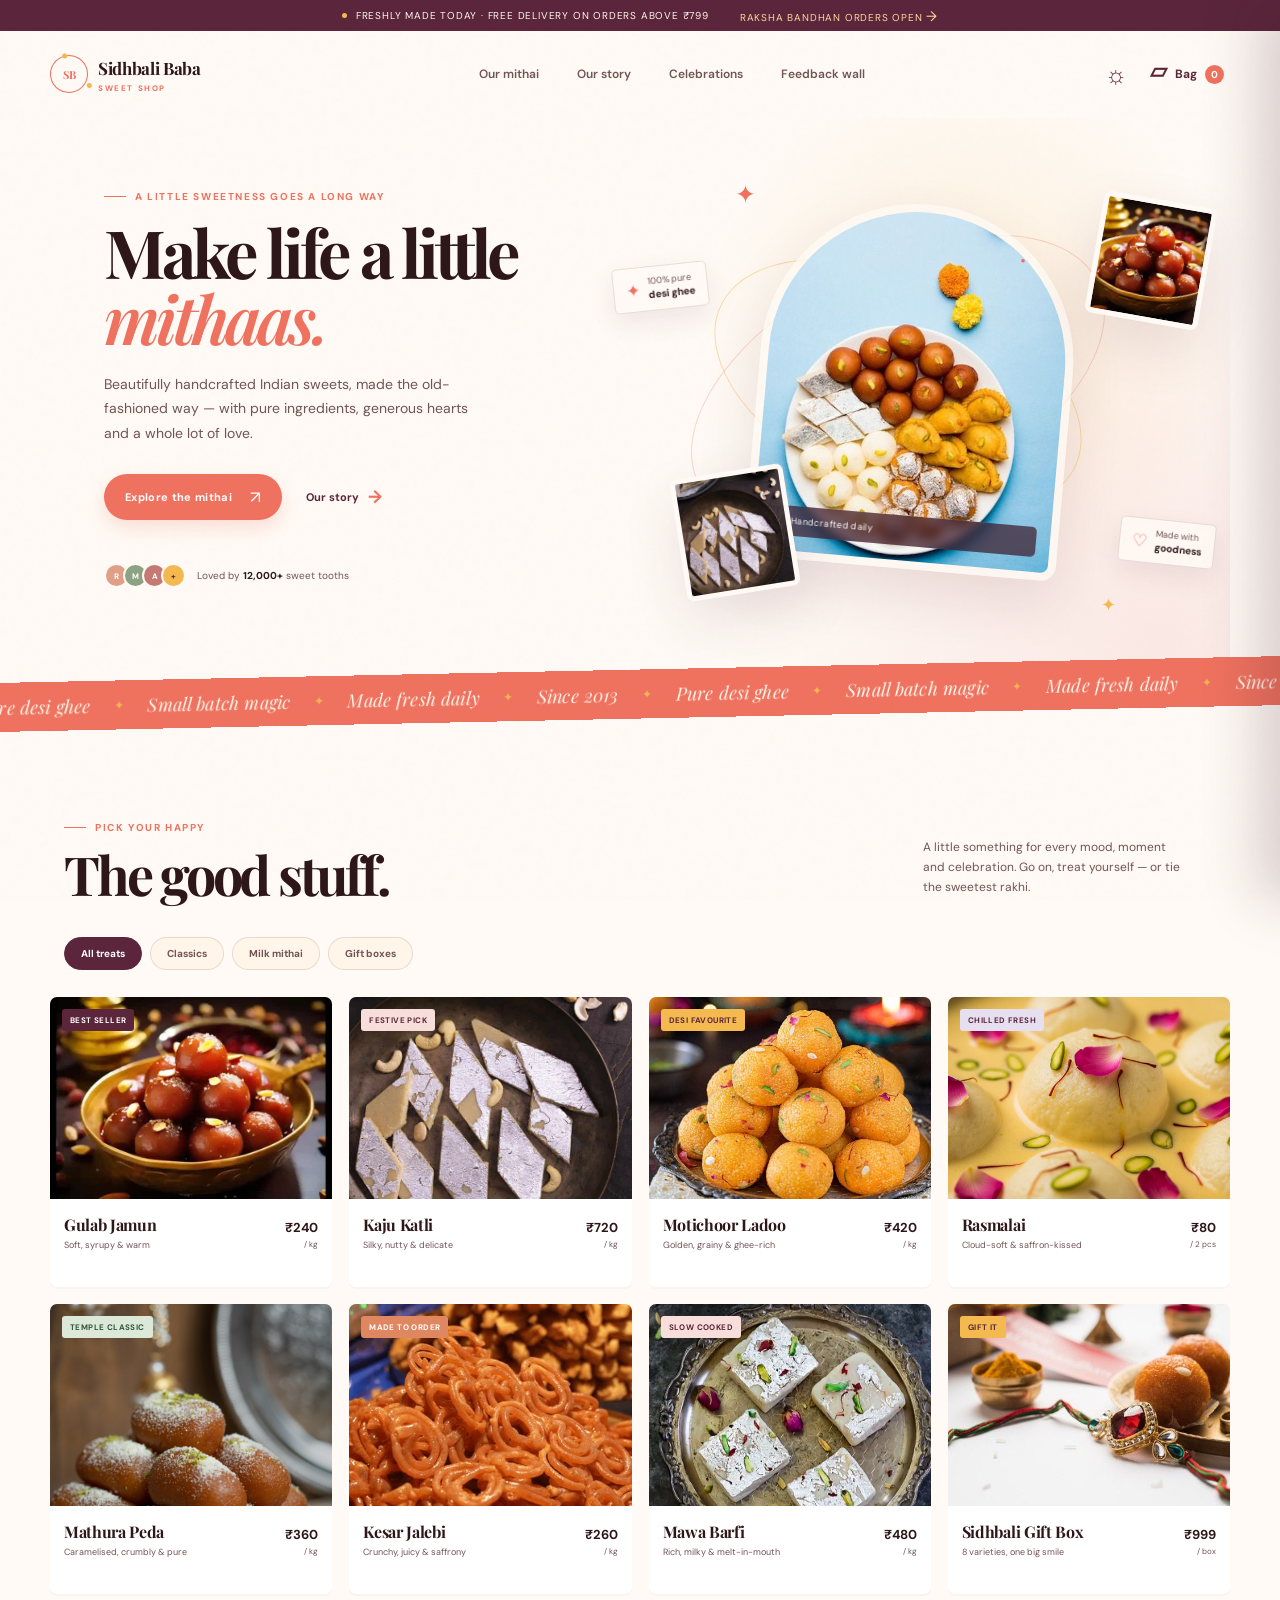
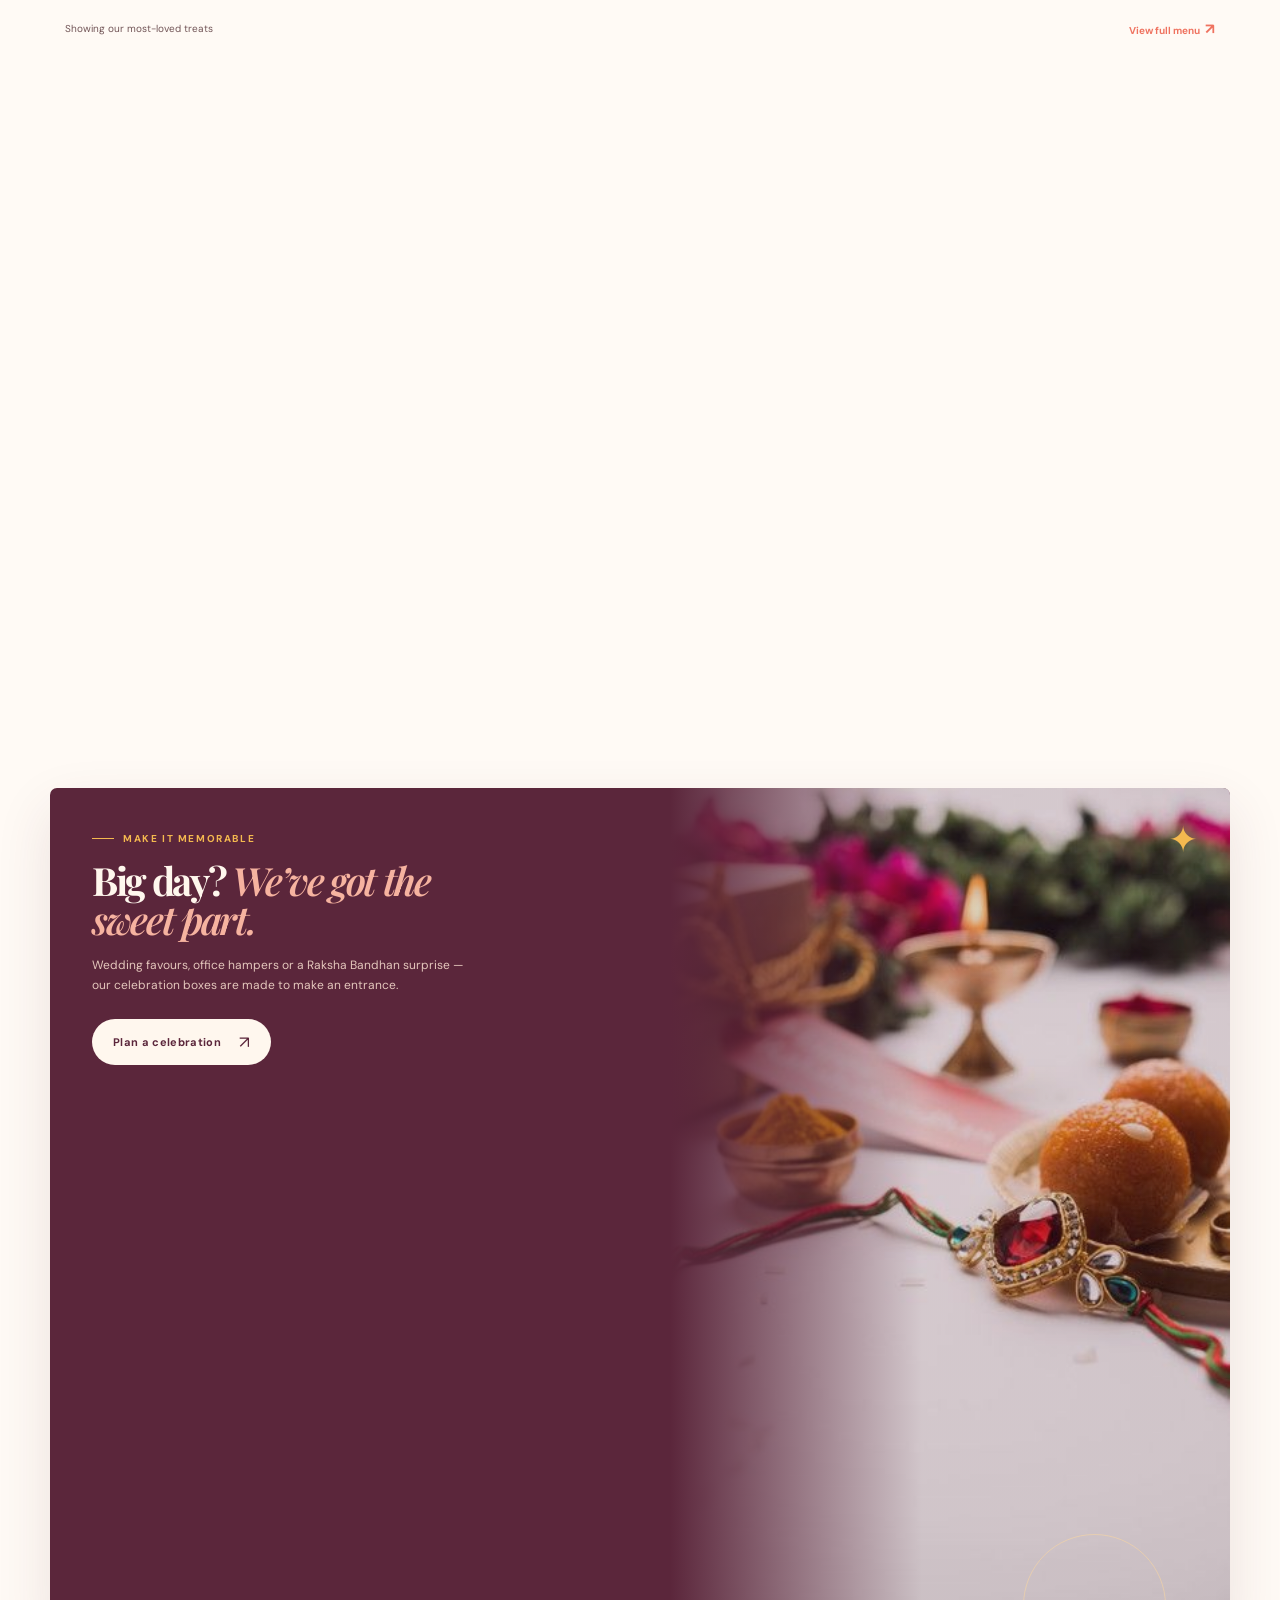
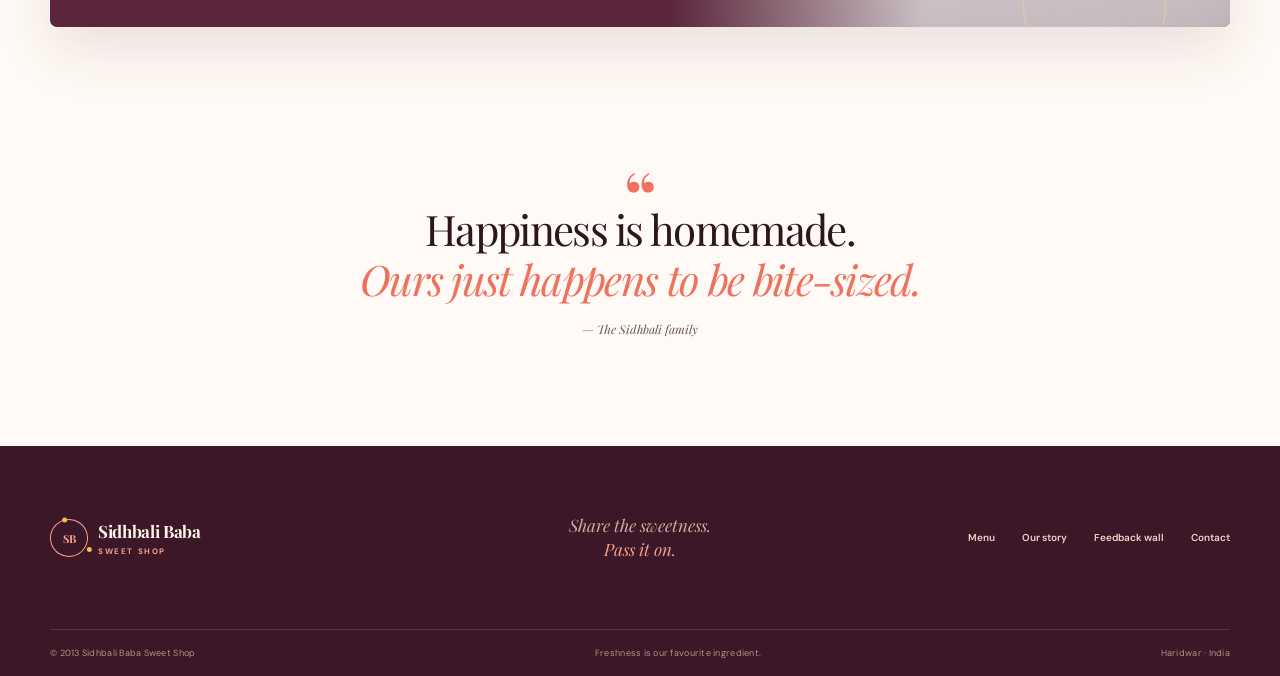
<file: index.html>
<!DOCTYPE html>
<html lang="en">
  <head>
    <meta charset="UTF-8" />
    <meta name="viewport" content="width=device-width, initial-scale=1.0" />
    <meta name="description" content="Sidhbali Baba Sweet Shop — handcrafted mithai, made fresh with love in Haridwar." />
    <title>Sidhbali Baba Sweet Shop | Made with Mithaas</title>
    <link rel="preconnect" href="https://fonts.googleapis.com" />
    <link rel="preconnect" href="https://fonts.gstatic.com" crossorigin />
    <link href="https://fonts.googleapis.com/css2?family=DM+Sans:wght@400;500;600;700&family=Playfair+Display:ital,wght@0,600;0,700;1,600;1,700&display=swap" rel="stylesheet" />
    <link rel="stylesheet" href="styles.css" />
  </head>
  <body>
    <div class="page-noise" aria-hidden="true"></div>
    <div class="announcement">
      <span class="announcement-dot"></span>
      Freshly made today · Free delivery on orders above ₹799
      <span class="announcement-link">Raksha Bandhan orders open <span>→</span></span>
    </div>

    <header class="site-header" id="top">
      <nav class="nav container" aria-label="Main navigation">
        <a class="brand" href="#top" aria-label="Sidhbali Baba Sweet Shop home">
          <span class="brand-mark"><span>SB</span></span>
          <span class="brand-copy">
            <strong>Sidhbali Baba</strong>
            <small>Sweet Shop</small>
          </span>
        </a>
        <div class="nav-links">
          <a href="#menu">Our mithai</a>
          <a href="#story">Our story</a>
          <a href="#celebrate">Celebrations</a>
          <a href="feedback.html">Feedback wall</a>
        </div>
        <div class="nav-actions">
          <button class="icon-button theme-button" id="themeToggle" aria-label="Toggle color theme" title="Toggle color theme"><span class="sun-icon">☼</span></button>
          <button class="cart-button" id="cartOpen" aria-label="Open shopping bag">
            <span class="cart-bag">▱</span>
            <span class="cart-label">Bag</span>
            <span class="cart-count" id="cartCount">0</span>
          </button>
        </div>
        <button class="mobile-menu-button" id="mobileMenuButton" aria-label="Open navigation menu"><span></span><span></span></button>
      </nav>
      <div class="mobile-nav" id="mobileNav">
        <a href="#menu">Our mithai</a>
        <a href="#story">Our story</a>
        <a href="#celebrate">Celebrations</a>
          <a href="feedback.html">Feedback wall</a>
      </div>
    </header>

    <main>
      <section class="hero container">
        <div class="hero-copy reveal">
          <p class="eyebrow"><span class="eyebrow-line"></span> A little sweetness goes a long way</p>
          <h1>Make life a little <em>mithaas.</em></h1>
          <p class="hero-description">Beautifully handcrafted Indian sweets, made the old-fashioned way — with pure ingredients, generous hearts and a whole lot of love.</p>
          <div class="hero-actions">
            <a href="#menu" class="button button-primary">Explore the mithai <span>↗</span></a>
            <a href="#story" class="text-button">Our story <span>→</span></a>
          </div>
          <div class="hero-trust">
            <div class="avatar-stack" aria-hidden="true"><span>R</span><span>M</span><span>A</span><span>+</span></div>
            <p>Loved by <strong>12,000+</strong> sweet tooths</p>
          </div>
        </div>

        <div class="hero-visual reveal reveal-delay-1">
          <div class="hero-glow"></div>
          <div class="hero-orbit orbit-one"></div>
          <div class="hero-orbit orbit-two"></div>
          <div class="hero-photo-card main-photo">
            <img src="assets/hero-assorted-sweets.jpg" alt="Assorted Indian sweets arranged on a festive platter" />
            <div class="photo-caption"><span class="caption-dot"></span> Handcrafted daily</div>
          </div>
          <div class="hero-photo-card mini-photo mini-photo-one"><img src="assets/gulab-jamun.webp" alt="Warm gulab jamun topped with pistachios" /></div>
          <div class="hero-photo-card mini-photo mini-photo-two"><img src="assets/kaju-katli.jpg" alt="Diamond shaped kaju katli sweets" /></div>
          <div class="floating-note note-one"><span class="note-icon">✦</span><span>100% pure<br /><b>desi ghee</b></span></div>
          <div class="floating-note note-two"><span class="note-icon">♡</span><span>Made with<br /><b>goodness</b></span></div>
          <span class="hero-sparkle sparkle-one">✦</span><span class="hero-sparkle sparkle-two">✦</span><span class="hero-sparkle sparkle-three">·</span>
        </div>
      </section>

      <section class="marquee-section" aria-label="Our specialties">
        <div class="marquee-track">
          <span>Pure desi ghee</span><i>✦</i><span>Small batch magic</span><i>✦</i><span>Made fresh daily</span><i>✦</i><span>Since 2013</span><i>✦</i><span>Pure desi ghee</span><i>✦</i><span>Small batch magic</span><i>✦</i><span>Made fresh daily</span><i>✦</i><span>Since 2013</span><i>✦</i>
        </div>
      </section>

      <section class="menu-section container" id="menu">
        <div class="section-heading reveal">
          <div><p class="eyebrow"><span class="eyebrow-line"></span> Pick your happy</p><h2>The good stuff.</h2></div>
          <p class="section-intro">A little something for every mood, moment and celebration. Go on, treat yourself — or tie the sweetest rakhi.</p>
        </div>
        <div class="filter-row reveal reveal-delay-1" role="tablist" aria-label="Filter sweets">
          <button class="filter-button active" data-filter="all" role="tab">All treats</button>
          <button class="filter-button" data-filter="classic" role="tab">Classics</button>
          <button class="filter-button" data-filter="milk" role="tab">Milk mithai</button>
          <button class="filter-button" data-filter="gift" role="tab">Gift boxes</button>
        </div>
        <div class="product-grid" id="productGrid">
          <article class="product-card reveal" data-category="classic" data-name="Gulab Jamun" data-price="240" data-unit="per kg">
            <div class="product-image-wrap"><img src="assets/gulab-jamun.webp" alt="Gulab jamun" class="product-image" /><span class="product-badge">Best seller</span><button class="quick-add" data-add aria-label="Add Gulab Jamun to bag">+</button></div>
            <div class="product-content"><div><h3>Gulab Jamun</h3><p>Soft, syrupy &amp; warm</p></div><div class="product-price"><strong>₹240</strong><span>/ kg</span></div></div>
          </article>
          <article class="product-card reveal reveal-delay-1" data-category="milk" data-name="Kaju Katli" data-price="720" data-unit="per kg">
            <div class="product-image-wrap"><img src="assets/kaju-katli.jpg" alt="Kaju katli" class="product-image" /><span class="product-badge badge-rose">Festive pick</span><button class="quick-add" data-add aria-label="Add Kaju Katli to bag">+</button></div>
            <div class="product-content"><div><h3>Kaju Katli</h3><p>Silky, nutty &amp; delicate</p></div><div class="product-price"><strong>₹720</strong><span>/ kg</span></div></div>
          </article>
          <article class="product-card reveal reveal-delay-2" data-category="classic" data-name="Motichoor Ladoo" data-price="420" data-unit="per kg">
            <div class="product-image-wrap"><img src="assets/motichoor-ladoo.jpg" alt="Motichoor ladoo" class="product-image object-position-center" /><span class="product-badge badge-gold">Desi favourite</span><button class="quick-add" data-add aria-label="Add Motichoor Ladoo to bag">+</button></div>
            <div class="product-content"><div><h3>Motichoor Ladoo</h3><p>Golden, grainy &amp; ghee-rich</p></div><div class="product-price"><strong>₹420</strong><span>/ kg</span></div></div>
          </article>
          <article class="product-card reveal" data-category="milk" data-name="Rasmalai" data-price="80" data-unit="2 pcs">
            <div class="product-image-wrap"><img src="assets/rasmalai.jpg" alt="Rasmalai" class="product-image object-position-center" /><span class="product-badge badge-lilac">Chilled fresh</span><button class="quick-add" data-add aria-label="Add Rasmalai to bag">+</button></div>
            <div class="product-content"><div><h3>Rasmalai</h3><p>Cloud-soft &amp; saffron-kissed</p></div><div class="product-price"><strong>₹80</strong><span>/ 2 pcs</span></div></div>
          </article>
          <article class="product-card reveal reveal-delay-1" data-category="milk" data-name="Mathura Peda" data-price="360" data-unit="per kg">
            <div class="product-image-wrap"><img src="assets/peda-sweets.jpg" alt="Mathura peda" class="product-image object-position-center" /><span class="product-badge badge-green">Temple classic</span><button class="quick-add" data-add aria-label="Add Mathura Peda to bag">+</button></div>
            <div class="product-content"><div><h3>Mathura Peda</h3><p>Caramelised, crumbly &amp; pure</p></div><div class="product-price"><strong>₹360</strong><span>/ kg</span></div></div>
          </article>
          <article class="product-card reveal reveal-delay-2" data-category="classic" data-name="Kesar Jalebi" data-price="260" data-unit="per kg">
            <div class="product-image-wrap"><img src="assets/kesar-jalebi.jpg" alt="Kesar jalebi" class="product-image object-position-center" /><span class="product-badge badge-orange">Made to order</span><button class="quick-add" data-add aria-label="Add Kesar Jalebi to bag">+</button></div>
            <div class="product-content"><div><h3>Kesar Jalebi</h3><p>Crunchy, juicy &amp; saffrony</p></div><div class="product-price"><strong>₹260</strong><span>/ kg</span></div></div>
          </article>
          <article class="product-card reveal" data-category="milk" data-name="Mawa Barfi" data-price="480" data-unit="per kg">
            <div class="product-image-wrap"><img src="assets/mawa-barfi.webp" alt="Mawa barfi" class="product-image object-position-center" /><span class="product-badge badge-rose">Slow cooked</span><button class="quick-add" data-add aria-label="Add Mawa Barfi to bag">+</button></div>
            <div class="product-content"><div><h3>Mawa Barfi</h3><p>Rich, milky &amp; melt-in-mouth</p></div><div class="product-price"><strong>₹480</strong><span>/ kg</span></div></div>
          </article>
          <article class="product-card reveal reveal-delay-1" data-category="gift" data-name="Sidhbali Gift Box" data-price="999" data-unit="8 varieties">
            <div class="product-image-wrap"><img src="assets/raksha-bandhan-gift.jpg" alt="Raksha Bandhan sweets and gift box with rakhi" class="product-image object-position-center" /><span class="product-badge badge-gold">Gift it</span><button class="quick-add" data-add aria-label="Add Sidhbali Gift Box to bag">+</button></div>
            <div class="product-content"><div><h3>Sidhbali Gift Box</h3><p>8 varieties, one big smile</p></div><div class="product-price"><strong>₹999</strong><span>/ box</span></div></div>
          </article>
        </div>
        <div class="menu-foot reveal"><span>Showing our most-loved treats</span><a href="#menu" id="viewAll">View full menu <span>↗</span></a></div>
      </section>

      <section class="story-section container" id="story">
        <div class="story-image reveal"><img src="assets/peda-sweets.jpg" alt="Traditional sweets prepared for a celebration" /><div class="story-stamp"><span>Since</span><strong>2013</strong><span>with love</span></div></div>
        <div class="story-copy reveal reveal-delay-1"><p class="eyebrow"><span class="eyebrow-line"></span> The Sidhbali way</p><h2>Tradition, with a little <em>twinkle.</em></h2><p>From a tiny counter in Haridwar to celebrations across the country, our promise has stayed deliciously simple: use the good stuff, cook with patience and never send out a box that we wouldn’t proudly gift ourselves.</p><p>Every piece is made in small batches by our halwais, using recipes that have travelled through three generations.</p><a href="#celebrate" class="button button-dark">Meet the makers <span>↗</span></a></div>
      </section>

      <section class="celebrate-section container" id="celebrate">
        <div class="celebrate-card reveal"><div class="celebrate-copy"><p class="eyebrow eyebrow-light"><span class="eyebrow-line"></span> Make it memorable</p><h2>Big day? <em>We’ve got the sweet part.</em></h2><p>Wedding favours, office hampers or a Raksha Bandhan surprise — our celebration boxes are made to make an entrance.</p><a href="mailto:hello@sidhbalibaba.com?subject=Celebration%20order%20enquiry" class="button button-light">Plan a celebration <span>↗</span></a></div><div class="celebrate-art"><img src="assets/raksha-bandhan-gift.jpg" alt="Raksha Bandhan rakhi and sweet gift box" /><span class="celebrate-star">✦</span><span class="celebrate-circle"></span></div></div>
      </section>

      <section class="quote-section container reveal"><span class="quote-mark">“</span><blockquote>Happiness is homemade.<br /><em>Ours just happens to be bite-sized.</em></blockquote><p>— The Sidhbali family</p></section>
    </main>

    <footer class="site-footer">
      <div class="container footer-top"><a class="brand footer-brand" href="#top"><span class="brand-mark"><span>SB</span></span><span class="brand-copy"><strong>Sidhbali Baba</strong><small>Sweet Shop</small></span></a><div class="footer-note">Share the sweetness.<br /><em>Pass it on.</em></div><div class="footer-links"><a href="#menu">Menu</a><a href="#story">Our story</a><a href="feedback.html">Feedback wall</a><a href="mailto:hello@sidhbalibaba.com">Contact</a></div></div>
      <div class="container footer-bottom"><span>© 2013 Sidhbali Baba Sweet Shop</span><span>Freshness is our favourite ingredient.</span><span>Haridwar · India</span></div>
    </footer>

    <div class="cart-overlay" id="cartOverlay"></div>
    <aside class="cart-drawer" id="cartDrawer" aria-label="Shopping bag" aria-hidden="true">
      <div class="cart-header"><div><p class="eyebrow">Your sweet selection</p><h2>Your bag <span id="cartHeaderCount">(0)</span></h2></div><button class="close-button" id="cartClose" aria-label="Close shopping bag">×</button></div>
      <div class="cart-items" id="cartItems"><div class="empty-cart"><span class="empty-icon">✦</span><h3>Your bag is waiting.</h3><p>Add a little mithaas to your day.</p><button class="button button-primary" id="startShopping">Browse treats</button></div></div>
      <div class="cart-footer"><div class="cart-total"><span>Subtotal</span><strong id="cartTotal">₹0</strong></div><p class="delivery-note"><span>✓</span> Taxes calculated at checkout · Fresh delivery available</p><button class="button button-primary checkout-button" id="checkoutButton">Continue to checkout <span>→</span></button></div>
    </aside>
    <div class="toast" id="toast" role="status"><span class="toast-icon">✦</span><span id="toastText">Added to your bag</span></div>
    <button class="back-to-top" id="backToTop" aria-label="Back to top">↑</button>
    <script src="script.js"></script>
  </body>
</html>
</file>
<file: styles.css>
:root {
  --ink: #2e1719;
  --ink-soft: #715456;
  --paper: #fffaf5;
  --paper-deep: #f7eee8;
  --cream: #fff5e9;
  --rose: #f8deda;
  --coral: #ef725f;
  --coral-deep: #d75649;
  --saffron: #f4b94f;
  --plum: #5b263b;
  --plum-deep: #3b1727;
  --sage: #dce9d9;
  --lilac: #e5dff0;
  --line: rgba(79, 35, 34, .13);
  --shadow: 0 22px 55px rgba(91, 38, 59, .12);
  --ease-out: cubic-bezier(.23, 1, .32, 1);
  --ease-in-out: cubic-bezier(.77, 0, .175, 1);
}

* { box-sizing: border-box; }
html { scroll-behavior: smooth; }
body {
  margin: 0;
  color: var(--ink);
  background: var(--paper);
  font-family: "DM Sans", sans-serif;
  overflow-x: hidden;
  transition: background .35s ease, color .35s ease;
}
body.dark-mode {
  --ink: #fff4e9;
  --ink-soft: #d2b9b2;
  --paper: #24171d;
  --paper-deep: #322027;
  --cream: #382329;
  --rose: #572f3c;
  --line: rgba(255, 239, 227, .14);
  --shadow: 0 22px 55px rgba(0, 0, 0, .28);
}
body.dark-mode .site-header { background: rgba(36, 23, 29, .87); }
body.dark-mode .product-card, body.dark-mode .story-section { background: #302026; }
body.dark-mode .filter-button { background: #382329; color: #f7dfd0; }
body.dark-mode .filter-button.active { color: #fff; background: var(--plum); }
body.dark-mode .hero { background: radial-gradient(circle at 76% 37%, rgba(242, 173, 86, .18), transparent 28%), radial-gradient(circle at 95% 95%, rgba(91, 38, 59, .35), transparent 36%); }
body.dark-mode .button-dark { background: #f7dfd0; color: #3b1727; }
body.dark-mode .text-button, body.dark-mode .nav-links a { color: #f7dfd0; }
body.dark-mode .product-badge { color: #fffaf1; background: #7f3150; border: 1px solid rgba(255, 244, 233, .18); text-shadow: 0 1px 1px rgba(0, 0, 0, .18); }
body.dark-mode .badge-rose { color: #3b1727; background: #ffd8d2; text-shadow: none; }
body.dark-mode .badge-gold { color: #3b1727; background: #f6c75f; text-shadow: none; }
body.dark-mode .badge-lilac { color: #3b1727; background: #e8dcff; text-shadow: none; }
body.dark-mode .badge-green { color: #173923; background: #dff1df; text-shadow: none; }
body.dark-mode .badge-orange { color: #451808; background: #ffad83; text-shadow: none; }

button, a { -webkit-tap-highlight-color: transparent; }
button { color: inherit; font: inherit; }
a { color: inherit; text-decoration: none; }
img { display: block; max-width: 100%; }
.container { width: min(1180px, calc(100% - 88px)); margin-inline: auto; }
.page-noise { position: fixed; inset: 0; pointer-events: none; opacity: .06; z-index: 20; background-image: url("data:image/svg+xml,%3Csvg viewBox='0 0 160 160' xmlns='http://www.w3.org/2000/svg'%3E%3Cfilter id='n'%3E%3CfeTurbulence type='fractalNoise' baseFrequency='.8' numOctaves='4' stitchTiles='stitch'/%3E%3C/filter%3E%3Crect width='100%25' height='100%25' filter='url(%23n)' opacity='.36'/%3E%3C/svg%3E"); mix-blend-mode: multiply; }

.announcement { min-height: 31px; display: flex; align-items: center; justify-content: center; gap: 9px; color: #fff8ee; background: var(--plum); font-size: 10px; letter-spacing: .08em; text-transform: uppercase; }
.announcement-dot { width: 5px; height: 5px; border-radius: 50%; background: var(--saffron); animation: pulse 2s infinite; }
.announcement-link { margin-left: 22px; color: #ffd99b; }
.announcement-link span { font-size: 14px; }

.site-header { position: sticky; top: 0; z-index: 15; background: rgba(255, 250, 245, .85); backdrop-filter: blur(15px); border-bottom: 1px solid transparent; transition: box-shadow .3s ease, border-color .3s ease, background .3s ease; }
.site-header.scrolled { border-color: var(--line); box-shadow: 0 8px 24px rgba(91, 38, 59, .06); }
.nav { height: 86px; display: flex; align-items: center; justify-content: space-between; gap: 25px; }
.brand { display: inline-flex; align-items: center; gap: 10px; min-width: 194px; }
.brand-mark { width: 38px; height: 38px; display: grid; place-items: center; border-radius: 50%; border: 1px solid var(--coral); color: var(--coral); position: relative; transform: rotate(-12deg); }
.brand-mark::before, .brand-mark::after { content: ""; position: absolute; width: 5px; height: 5px; border-radius: 50%; background: var(--saffron); }
.brand-mark::before { top: -3px; left: 15px; } .brand-mark::after { bottom: 0; right: -2px; }
.brand-mark span { font: 700 11px "Playfair Display", serif; transform: rotate(12deg); }
.brand-copy { display: flex; flex-direction: column; line-height: 1; }
.brand-copy strong { font: 700 17px "Playfair Display", serif; letter-spacing: -.02em; }
.brand-copy small { margin-top: 5px; color: var(--coral); font-size: 8px; font-weight: 700; letter-spacing: .2em; text-transform: uppercase; }
.nav-links { display: flex; align-items: center; gap: 38px; color: var(--ink-soft); font-size: 12px; font-weight: 600; }
.nav-links a, .footer-links a { transition: color .2s ease; }
.nav-links a:hover, .footer-links a:hover { color: var(--coral); }
.nav-actions { display: flex; align-items: center; gap: 13px; }
.icon-button, .cart-button { border: 0; background: none; cursor: pointer; }
.icon-button { width: 32px; height: 32px; display: grid; place-items: center; color: var(--plum); font-size: 24px; transition: transform .25s var(--ease-out); }
.icon-button:hover { transform: rotate(18deg); }
.cart-button { display: flex; align-items: center; gap: 8px; color: var(--plum); font-size: 12px; font-weight: 700; }
.cart-bag { font-size: 22px; line-height: 1; transform: rotate(180deg); display: inline-block; }
.cart-count { min-width: 19px; height: 19px; display: grid; place-items: center; border-radius: 50%; color: #fff; background: var(--coral); font-size: 10px; }
.mobile-menu-button, .mobile-nav { display: none; }

.hero { min-height: 552px; display: grid; grid-template-columns: .92fr 1.08fr; align-items: center; gap: 42px; padding-top: 34px; padding-bottom: 39px; position: relative; background: radial-gradient(circle at 78% 39%, rgba(244, 185, 79, .16), transparent 27%), radial-gradient(circle at 94% 96%, rgba(248, 222, 218, .62), transparent 35%); }
.hero-copy { padding: 15px 0 20px 54px; position: relative; z-index: 2; }
.eyebrow { display: flex; align-items: center; gap: 9px; margin: 0 0 16px; color: var(--coral); font-size: 10px; font-weight: 700; letter-spacing: .16em; text-transform: uppercase; }
.eyebrow-line { width: 22px; height: 1px; display: inline-block; background: currentColor; }
h1, h2, h3, p { margin-top: 0; }
h1, h2, blockquote { font-family: "Playfair Display", serif; }
h1 { max-width: 460px; margin-bottom: 21px; font-size: clamp(48px, 5.2vw, 72px); line-height: .99; letter-spacing: -.06em; }
h1 em, h2 em { color: var(--coral); font-weight: 600; }
.hero-description { max-width: 380px; margin-bottom: 29px; color: var(--ink-soft); font-size: 14px; line-height: 1.75; }
.hero-actions { display: flex; align-items: center; gap: 24px; }
.button { min-height: 46px; display: inline-flex; align-items: center; justify-content: center; gap: 18px; padding: 0 21px; border: 0; border-radius: 999px; font-size: 11px; font-weight: 700; letter-spacing: .03em; cursor: pointer; transition: transform .17s var(--ease-out), box-shadow .25s ease, background .25s ease; }
.button:hover { transform: translateY(-3px); box-shadow: 0 11px 24px rgba(91, 38, 59, .14); }
.button:active { transform: scale(.97); }
.button-primary { color: #fff; background: var(--coral); box-shadow: 0 8px 18px rgba(239, 114, 95, .2); }
.button-primary:hover { background: var(--coral-deep); }
.button-dark { color: #fff; background: var(--plum); }
.button-light { color: var(--plum); background: #fff7ee; }
.button span { font-size: 17px; font-weight: 400; line-height: 0; }
.text-button { display: inline-flex; align-items: center; gap: 9px; color: var(--plum); font-size: 11px; font-weight: 700; }
.text-button span { color: var(--coral); font-size: 18px; transition: transform .2s ease; }
.text-button:hover span { transform: translateX(4px); }
.hero-trust { display: flex; align-items: center; gap: 11px; margin-top: 43px; }
.hero-trust p { margin: 0; color: var(--ink-soft); font-size: 10px; }
.hero-trust strong { color: var(--ink); }
.avatar-stack { display: flex; }
.avatar-stack span { width: 25px; height: 25px; display: grid; place-items: center; margin-left: -6px; border: 2px solid var(--paper); border-radius: 50%; color: #fff; background: var(--plum); font-size: 8px; font-weight: 700; }
.avatar-stack span:first-child { margin-left: 0; background: #e0a088; } .avatar-stack span:nth-child(2) { background: #8da383; } .avatar-stack span:nth-child(3) { background: #c47a72; } .avatar-stack span:last-child { color: var(--plum); background: var(--saffron); }

.hero-visual { height: 470px; position: relative; }
.hero-glow { position: absolute; width: 270px; height: 270px; top: 104px; left: 161px; border-radius: 50%; background: var(--saffron); filter: blur(5px); opacity: .5; animation: breathe 6s ease-in-out infinite; }
.hero-orbit { position: absolute; border: 1px solid rgba(239, 114, 95, .28); border-radius: 50%; transform: rotate(-27deg); }
.orbit-one { width: 448px; height: 241px; top: 105px; left: 59px; }
.orbit-two { width: 390px; height: 218px; top: 120px; left: 88px; border-color: rgba(244, 185, 79, .47); transform: rotate(24deg); }
.hero-photo-card { overflow: hidden; box-shadow: var(--shadow); }
.main-photo { width: 313px; height: 365px; position: absolute; z-index: 2; top: 47px; left: 143px; border-radius: 165px 165px 16px 16px; border: 8px solid rgba(255, 250, 245, .75); transform: rotate(5deg); transition: transform .5s var(--ease-out); }
.hero-visual:hover .main-photo { transform: rotate(2deg) translateY(-5px); }
.main-photo img { width: 100%; height: 100%; object-fit: cover; object-position: 50% 45%; transform: scale(1.1); }
.photo-caption { position: absolute; right: 14px; bottom: 15px; left: 14px; padding: 9px 12px; display: flex; align-items: center; gap: 6px; border-radius: 5px; color: #fff; background: rgba(59, 23, 39, .7); backdrop-filter: blur(5px); font-size: 9px; letter-spacing: .04em; }
.caption-dot { width: 5px; height: 5px; border-radius: 50%; background: var(--saffron); }
.mini-photo { width: 114px; height: 123px; position: absolute; z-index: 3; border: 5px solid var(--paper); border-radius: 7px; transition: transform .35s var(--ease-out); }
.mini-photo:hover { transform: translateY(-6px) rotate(0deg); }
.mini-photo img { width: 100%; height: 100%; object-fit: cover; }
.mini-photo-one { top: 42px; right: 22px; transform: rotate(10deg); }.mini-photo-two { bottom: 33px; left: 63px; transform: rotate(-9deg); }
.floating-note { position: absolute; z-index: 4; display: flex; align-items: center; gap: 8px; padding: 9px 12px; border: 1px solid var(--line); border-radius: 5px; color: var(--ink-soft); background: rgba(255, 250, 245, .86); box-shadow: 0 10px 26px rgba(91, 38, 59, .09); font-size: 9px; line-height: 1.3; backdrop-filter: blur(10px); }
.floating-note b { color: var(--ink); font-size: 10px; }.note-icon { color: var(--coral); font-size: 17px; }.note-one { top: 108px; left: -2px; transform: rotate(-6deg); animation: float 5s ease-in-out infinite; }.note-two { right: 15px; bottom: 61px; transform: rotate(6deg); animation: float 5.7s .5s ease-in-out infinite; }
.hero-sparkle { position: absolute; z-index: 4; color: var(--coral); }.sparkle-one { top: 21px; left: 120px; font-size: 25px; animation: twinkle 2.4s infinite; }.sparkle-two { right: 114px; bottom: 10px; color: var(--saffron); font-size: 18px; animation: twinkle 2.4s .7s infinite; }.sparkle-three { top: 83px; left: 405px; color: var(--coral); font-size: 31px; animation: twinkle 2.4s 1.2s infinite; }

.marquee-section { overflow: hidden; color: #fff5e9; background: var(--coral); transform: rotate(-1.2deg) scale(1.02); margin: 0 -10px; }
.marquee-track { width: max-content; display: flex; align-items: center; gap: 23px; padding: 12px 0; animation: marquee 25s linear infinite; font-family: "Playfair Display", serif; font-size: 18px; font-style: italic; }
.marquee-track i { color: var(--saffron); font-family: sans-serif; font-size: 12px; font-style: normal; }

.menu-section { padding-top: 103px; padding-bottom: 99px; }
.section-heading { display: flex; justify-content: space-between; align-items: end; gap: 40px; margin-bottom: 36px; padding: 0 14px; }
.section-heading .eyebrow { margin-bottom: 13px; }
h2 { margin-bottom: 0; font-size: clamp(37px, 4.2vw, 54px); line-height: 1; letter-spacing: -.06em; }
.section-intro { width: 267px; margin: 0 26px 3px 0; color: var(--ink-soft); font-size: 12px; line-height: 1.7; }
.filter-row { display: flex; flex-wrap: wrap; gap: 8px; margin-bottom: 27px; padding: 0 14px; }
.filter-button { padding: 9px 16px; border: 1px solid var(--line); border-radius: 999px; color: var(--ink-soft); background: var(--cream); font-size: 10px; font-weight: 700; cursor: pointer; transition: all .2s ease; }
.filter-button:hover { border-color: var(--coral); color: var(--coral); }.filter-button.active { color: #fff; border-color: var(--plum); background: var(--plum); }
.product-grid { display: grid; grid-template-columns: repeat(4, 1fr); gap: 17px; }
.product-card { min-width: 0; overflow: hidden; border-radius: 7px; background: #fff; box-shadow: 0 2px 0 rgba(91, 38, 59, .03); transition: transform .32s var(--ease-out), box-shadow .32s ease, opacity .25s ease; }
.product-card:hover { transform: translateY(-7px); box-shadow: var(--shadow); }.product-card.is-hidden { display: none; }
.product-image-wrap { height: 202px; position: relative; overflow: hidden; background: var(--paper-deep); }.product-image { width: 100%; height: 100%; object-fit: cover; transition: transform .6s var(--ease-out); }.product-card:hover .product-image { transform: scale(1.08); }.object-position-bottom { object-position: center 70%; }.object-position-top { object-position: center 22%; }.object-position-center { object-position: center 48%; }
.product-badge { position: absolute; top: 12px; left: 12px; padding: 6px 8px; border-radius: 3px; color: #fff; background: var(--plum); font-size: 8px; font-weight: 700; letter-spacing: .05em; text-transform: uppercase; }.badge-rose { color: var(--plum); background: var(--rose); }.badge-gold { color: var(--plum); background: var(--saffron); }.badge-lilac { color: var(--plum); background: var(--lilac); }.badge-green { color: #31533b; background: var(--sage); }.badge-orange { color: #fff; background: #df8761; }
.quick-add { width: 31px; height: 31px; position: absolute; right: 11px; bottom: 11px; display: grid; place-items: center; border: 0; border-radius: 50%; color: #fff; background: var(--coral); font-size: 22px; font-weight: 300; line-height: 1; cursor: pointer; opacity: 0; transform: translateY(7px); transition: opacity .22s ease, transform .22s var(--ease-out), background .2s ease; }.product-card:hover .quick-add, .quick-add:focus-visible { opacity: 1; transform: translateY(0); }.quick-add:hover { background: var(--plum); }.quick-add.added { background: var(--plum); }
.product-content { min-height: 88px; display: flex; align-items: start; justify-content: space-between; gap: 7px; padding: 15px 14px 13px; }.product-content h3 { margin-bottom: 5px; font-family: "Playfair Display", serif; font-size: 16px; letter-spacing: -.02em; }.product-content p { margin: 0; color: var(--ink-soft); font-size: 9px; line-height: 1.3; }.product-price { padding-top: 2px; white-space: nowrap; text-align: right; }.product-price strong { font-size: 13px; }.product-price span { display: block; margin-top: 2px; color: var(--ink-soft); font-size: 8px; }.menu-foot { display: flex; align-items: center; justify-content: space-between; padding: 25px 15px 0; color: var(--ink-soft); font-size: 10px; }.menu-foot a { color: var(--coral); font-weight: 700; }.menu-foot a span { font-size: 15px; margin-left: 3px; }

.story-section { display: grid; grid-template-columns: .9fr 1.1fr; align-items: center; gap: 100px; padding-top: 92px; padding-bottom: 98px; }
.story-image { width: 100%; max-width: 431px; height: 378px; position: relative; margin-left: 36px; }.story-image::before { content: ""; position: absolute; inset: 20px -18px -18px 18px; border: 1px solid var(--coral); border-radius: 6px; }.story-image img { width: 100%; height: 100%; position: relative; object-fit: cover; border-radius: 6px; filter: saturate(.8); }.story-stamp { width: 95px; height: 95px; position: absolute; right: -43px; bottom: -28px; display: flex; flex-direction: column; align-items: center; justify-content: center; border-radius: 50%; color: #fff7ed; background: var(--plum); transform: rotate(11deg); text-align: center; box-shadow: 0 8px 19px rgba(91, 38, 59, .18); }.story-stamp span { font-size: 8px; letter-spacing: .08em; text-transform: uppercase; }.story-stamp strong { margin: 3px 0; font: 700 27px "Playfair Display", serif; }.story-copy { max-width: 480px; }.story-copy h2 { max-width: 420px; margin-bottom: 26px; }.story-copy > p:not(.eyebrow) { color: var(--ink-soft); font-size: 13px; line-height: 1.82; }.story-copy .button { margin-top: 10px; }

.celebrate-section { padding: 82px 0 95px; }.celebrate-card { min-height: 293px; display: grid; grid-template-columns: 1.05fr .95fr; overflow: hidden; border-radius: 7px; color: #fff7ed; background: var(--plum); box-shadow: var(--shadow); }.celebrate-copy { padding: 44px 42px; }.eyebrow-light { color: var(--saffron); }.celebrate-copy h2 { max-width: 400px; margin: 0 0 16px; font-size: 39px; }.celebrate-copy h2 em { color: #f6b3a0; }.celebrate-copy > p:not(.eyebrow) { max-width: 390px; margin-bottom: 23px; color: #e4c7bc; font-size: 12px; line-height: 1.7; }.celebrate-art { min-height: 293px; position: relative; overflow: hidden; }.celebrate-art::after { content: ""; position: absolute; inset: 0; background: linear-gradient(90deg, var(--plum) 0%, rgba(91,38,59,.03) 45%); }.celebrate-art img { width: 100%; height: 100%; object-fit: cover; object-position: 50% 60%; opacity: .82; }.celebrate-star { position: absolute; z-index: 2; top: 28px; right: 32px; color: var(--saffron); font-size: 36px; animation: twinkle 2.7s infinite; }.celebrate-circle { width: 143px; height: 143px; position: absolute; z-index: 2; right: 64px; bottom: -50px; border: 1px solid rgba(255, 217, 155, .5); border-radius: 50%; }

.quote-section { padding: 49px 15px 109px; text-align: center; }.quote-mark { display: block; height: 34px; color: var(--coral); font: 700 70px "Playfair Display", serif; line-height: .7; }.quote-section blockquote { margin: 0 auto 16px; font-size: clamp(28px, 3.4vw, 42px); line-height: 1.19; letter-spacing: -.04em; }.quote-section blockquote em { color: var(--coral); }.quote-section > p { margin: 0; color: var(--ink-soft); font: italic 12px "Playfair Display", serif; }
.site-footer { color: #f9dfd1; background: var(--plum-deep); }.footer-top { min-height: 183px; display: grid; grid-template-columns: 1fr 1fr 1fr; align-items: center; gap: 30px; }.footer-brand .brand-mark { color: #f9a08c; border-color: #f9a08c; }.footer-brand .brand-copy strong { color: #fff5e9; }.footer-brand .brand-copy small { color: #f9a08c; }.footer-note { color: #d1a9a1; font: italic 17px "Playfair Display", serif; line-height: 1.4; text-align: center; }.footer-note em { color: #f49e88; }.footer-links { display: flex; justify-content: end; gap: 27px; color: #efd4ca; font-size: 10px; font-weight: 600; }.footer-bottom { min-height: 47px; display: flex; align-items: center; justify-content: space-between; border-top: 1px solid rgba(255,255,255,.13); color: #bd8d88; font-size: 9px; letter-spacing: .03em; }

.cart-overlay { position: fixed; inset: 0; z-index: 50; background: rgba(36, 17, 28, .39); opacity: 0; pointer-events: none; transition: opacity .3s ease; }.cart-overlay.open { opacity: 1; pointer-events: auto; }.cart-drawer { width: min(390px, 100%); height: 100vh; position: fixed; top: 0; right: 0; z-index: 51; display: flex; flex-direction: column; color: var(--ink); background: var(--paper); box-shadow: -20px 0 55px rgba(59, 23, 39, .2); transform: translateX(100%); transition: transform .45s var(--ease-out); }.cart-drawer.open { transform: translateX(0); }.cart-header { display: flex; align-items: start; justify-content: space-between; padding: 35px 28px 23px; border-bottom: 1px solid var(--line); }.cart-header .eyebrow { margin-bottom: 8px; font-size: 9px; }.cart-header h2 { font-size: 31px; }.cart-header h2 span { color: var(--ink-soft); font: 400 12px "DM Sans", sans-serif; letter-spacing: 0; }.close-button { width: 31px; height: 31px; display: grid; place-items: center; border: 1px solid var(--line); border-radius: 50%; color: var(--ink-soft); background: none; font-size: 22px; line-height: 1; cursor: pointer; transition: border-color .2s, color .2s, transform .2s; }.close-button:hover { color: var(--coral); border-color: var(--coral); transform: rotate(90deg); }.cart-items { flex: 1; overflow-y: auto; padding: 20px 28px; }.empty-cart { height: 100%; min-height: 320px; display: flex; flex-direction: column; align-items: center; justify-content: center; text-align: center; }.empty-icon { width: 45px; height: 45px; display: grid; place-items: center; margin-bottom: 18px; border-radius: 50%; color: var(--coral); background: var(--rose); font-size: 20px; }.empty-cart h3 { margin-bottom: 7px; font: 700 22px "Playfair Display", serif; }.empty-cart p { margin-bottom: 22px; color: var(--ink-soft); font-size: 11px; }.cart-item { display: grid; grid-template-columns: 65px 1fr auto; gap: 13px; align-items: center; padding: 15px 0; border-bottom: 1px solid var(--line); }.cart-item-image { width: 65px; height: 65px; border-radius: 5px; object-fit: cover; }.cart-item-info h3 { margin-bottom: 4px; font: 700 15px "Playfair Display", serif; }.cart-item-info p { margin: 0; color: var(--ink-soft); font-size: 9px; }.cart-item-quantity { display: flex; align-items: center; gap: 9px; margin-top: 10px; }.quantity-button { width: 20px; height: 20px; display: grid; place-items: center; border: 1px solid var(--line); border-radius: 50%; color: var(--ink-soft); background: none; cursor: pointer; font-size: 14px; line-height: 1; }.quantity-button:hover { color: var(--coral); border-color: var(--coral); }.cart-item-quantity span { font-size: 10px; font-weight: 700; }.cart-item-price { align-self: start; padding-top: 2px; font-size: 12px; font-weight: 700; }.cart-footer { padding: 20px 28px 27px; border-top: 1px solid var(--line); }.cart-total { display: flex; justify-content: space-between; align-items: center; margin-bottom: 12px; }.cart-total span { color: var(--ink-soft); font-size: 11px; }.cart-total strong { font: 700 22px "Playfair Display", serif; }.delivery-note { display: flex; gap: 7px; margin-bottom: 18px; color: var(--ink-soft); font-size: 9px; }.delivery-note span { color: #6f9a76; font-weight: 700; }.checkout-button { width: 100%; justify-content: space-between; }.toast { position: fixed; z-index: 60; right: 28px; bottom: 25px; display: flex; align-items: center; gap: 9px; padding: 12px 15px; border-radius: 5px; color: #fff; background: var(--plum); box-shadow: var(--shadow); font-size: 11px; opacity: 0; pointer-events: none; transform: translateY(15px); transition: opacity .25s ease, transform .3s var(--ease-out); }.toast.show { opacity: 1; transform: translateY(0); }.toast-icon { color: var(--saffron); }.back-to-top { width: 34px; height: 34px; position: fixed; z-index: 10; right: 23px; bottom: 22px; border: 1px solid var(--line); border-radius: 50%; color: var(--plum); background: var(--paper); cursor: pointer; opacity: 0; pointer-events: none; transition: opacity .25s, transform .25s; }.back-to-top.visible { opacity: 1; pointer-events: auto; }.back-to-top:hover { transform: translateY(-4px); }

.reveal { opacity: 0; transform: translateY(22px); transition: opacity .7s ease, transform .7s var(--ease-out); }.reveal.visible { opacity: 1; transform: translateY(0); }.reveal-delay-1 { transition-delay: .08s; }.reveal-delay-2 { transition-delay: .16s; }
@keyframes pulse { 0%, 100% { box-shadow: 0 0 0 0 rgba(244,185,79,.5); } 50% { box-shadow: 0 0 0 5px rgba(244,185,79,0); } }
@keyframes breathe { 0%, 100% { transform: scale(.96); opacity: .42; } 50% { transform: scale(1.07); opacity: .62; } }
@keyframes float { 0%, 100% { translate: 0 0; } 50% { translate: 0 -7px; } }
@keyframes twinkle { 0%, 100% { opacity: .35; transform: scale(.85) rotate(0deg); } 50% { opacity: 1; transform: scale(1.15) rotate(20deg); } }
@keyframes marquee { from { transform: translateX(0); } to { transform: translateX(-50%); } }
@media (prefers-reduced-motion: reduce) { *, *::before, *::after { animation-duration: .001ms !important; animation-iteration-count: 1 !important; scroll-behavior: auto !important; transition-duration: .001ms !important; } }
@media (max-width: 980px) { .container { width: min(100% - 42px, 760px); }.hero { grid-template-columns: 1fr 1fr; gap: 0; }.hero-copy { padding-left: 7px; }.hero-visual { transform: scale(.82); transform-origin: center; margin: -39px -58px; }.product-grid { grid-template-columns: repeat(2, 1fr); }.story-section { gap: 54px; }.story-image { margin-left: 18px; }.footer-top { grid-template-columns: 1fr 1fr; }.footer-note { display: none; }.footer-links { justify-content: end; } }
@media (max-width: 670px) { .container { width: calc(100% - 34px); }.announcement { padding: 7px 13px; font-size: 8px; text-align: center; }.announcement-link { display: none; }.nav { height: 68px; }.brand { min-width: auto; }.brand-mark { width: 33px; height: 33px; }.brand-copy strong { font-size: 15px; }.nav-links, .theme-button, .cart-label { display: none; }.nav-actions { margin-left: auto; }.mobile-menu-button { width: 29px; height: 30px; display: flex; flex-direction: column; justify-content: center; gap: 5px; border: 0; background: none; cursor: pointer; }.mobile-menu-button span { width: 21px; height: 1px; display: block; margin-left: auto; background: var(--plum); transition: transform .3s var(--ease-out); }.mobile-menu-button span:last-child { width: 14px; }.mobile-menu-button.open span:first-child { transform: translateY(3px) rotate(45deg); }.mobile-menu-button.open span:last-child { width: 21px; transform: translateY(-3px) rotate(-45deg); }.mobile-nav { max-height: 0; display: flex; flex-direction: column; gap: 0; overflow: hidden; background: var(--paper); transition: max-height .3s var(--ease-out); }.mobile-nav.open { max-height: 160px; border-top: 1px solid var(--line); }.mobile-nav a { padding: 14px 17px; border-bottom: 1px solid var(--line); color: var(--ink-soft); font-size: 12px; font-weight: 600; }.hero { min-height: 0; display: flex; flex-direction: column; align-items: stretch; gap: 0; padding-top: 63px; padding-bottom: 5px; background: radial-gradient(circle at 80% 68%, rgba(244,185,79,.18), transparent 34%); }.hero-copy { padding: 0; }.eyebrow { font-size: 9px; }.hero-description { font-size: 13px; }.hero-trust { margin-top: 28px; }.hero-visual { width: calc(100% + 30px); height: 396px; margin: 4px -15px -9px; transform: scale(.8); transform-origin: top center; }.main-photo { left: 50%; margin-left: -156px; }.hero-glow { left: 50%; margin-left: -135px; }.orbit-one { left: 50%; margin-left: -224px; }.orbit-two { left: 50%; margin-left: -195px; }.mini-photo-one { right: 50%; margin-right: -213px; }.note-one { left: 50%; margin-left: -221px; }.note-two { right: 50%; margin-right: -212px; }.sparkle-three { left: 50%; margin-left: 97px; }.menu-section { padding-top: 76px; padding-bottom: 69px; }.section-heading { display: block; margin-bottom: 28px; padding: 0; }.section-intro { width: auto; margin: 19px 0 0; }.filter-row { padding: 0; overflow-x: auto; flex-wrap: nowrap; margin-right: -17px; padding-bottom: 3px; }.filter-button { flex: 0 0 auto; }.product-grid { gap: 11px; }.product-image-wrap { height: 154px; }.product-badge { top: 8px; left: 8px; padding: 5px 6px; font-size: 7px; }.quick-add { opacity: 1; transform: translateY(0); width: 28px; height: 28px; right: 8px; bottom: 8px; }.product-content { min-height: 94px; display: block; padding: 12px 10px 11px; }.product-content h3 { font-size: 14px; }.product-content p { font-size: 8px; }.product-price { display: flex; align-items: baseline; gap: 3px; margin-top: 9px; text-align: left; }.product-price span { display: inline; }.menu-foot { padding: 21px 0 0; font-size: 9px; }.story-section { display: flex; flex-direction: column; gap: 60px; padding-top: 58px; padding-bottom: 69px; }.story-image { width: calc(100% - 22px); height: 295px; margin-left: 0; margin-right: auto; }.story-stamp { right: -34px; bottom: -27px; transform: scale(.83) rotate(11deg); }.story-copy h2 { margin-bottom: 20px; }.story-copy > p:not(.eyebrow) { font-size: 12px; }.celebrate-section { padding: 51px 0 65px; }.celebrate-card { display: block; }.celebrate-copy { padding: 34px 26px 37px; }.celebrate-copy h2 { font-size: 32px; }.celebrate-art { min-height: 215px; }.celebrate-circle { right: 28px; }.quote-section { padding: 20px 10px 73px; }.quote-section blockquote { font-size: 28px; }.footer-top { min-height: 186px; grid-template-columns: 1fr; align-content: center; gap: 23px; }.footer-links { justify-content: start; gap: 20px; }.footer-bottom { min-height: 70px; align-items: start; justify-content: space-between; flex-wrap: wrap; gap: 8px; padding-top: 15px; padding-bottom: 15px; }.footer-bottom span:nth-child(2) { order: 3; width: 100%; }.toast { right: 17px; bottom: 17px; }.back-to-top { right: 15px; bottom: 70px; } }

@media (max-width: 670px) {
  html,
  body {
    max-width: 100%;
    overflow-x: hidden;
  }

  .container {
    width: min(100% - 28px, 520px);
  }

  .nav {
    gap: 12px;
  }

  .cart-button {
    gap: 5px;
  }

  h1 {
    max-width: 100%;
    font-size: 42px;
    line-height: 1.04;
    letter-spacing: 0;
  }

  h2,
  blockquote {
    letter-spacing: 0;
  }

  .hero {
    padding-top: 38px;
  }

  .hero-actions {
    flex-wrap: wrap;
    gap: 12px;
  }

  .hero-visual {
    width: 100%;
    height: min(92vw, 370px);
    min-height: 300px;
    margin: 22px 0 0;
    overflow: hidden;
    transform: none;
  }

  .hero-glow {
    width: 58%;
    height: 58%;
    top: 25%;
    left: 21%;
    margin-left: 0;
  }

  .orbit-one {
    width: 86%;
    height: 50%;
    top: 24%;
    left: 7%;
    margin-left: 0;
  }

  .orbit-two {
    width: 76%;
    height: 44%;
    top: 27%;
    left: 12%;
    margin-left: 0;
  }

  .main-photo {
    width: 58%;
    max-width: 240px;
    height: 78%;
    max-height: 305px;
    top: 9%;
    left: 50%;
    margin-left: 0;
    border-width: 6px;
    transform: translateX(-50%) rotate(4deg);
  }

  .hero-visual:hover .main-photo {
    transform: translateX(-50%) rotate(2deg);
  }

  .mini-photo {
    width: 22%;
    min-width: 76px;
    height: 25%;
    min-height: 86px;
    border-width: 4px;
  }

  .mini-photo-one {
    top: 8%;
    right: 4%;
    margin-right: 0;
  }

  .mini-photo-two {
    bottom: 9%;
    left: 5%;
  }

  .note-one {
    top: 24%;
    left: 1%;
    margin-left: 0;
  }

  .note-two {
    right: 1%;
    bottom: 17%;
    margin-right: 0;
  }

  .sparkle-one {
    top: 5%;
    left: 25%;
  }

  .sparkle-two {
    right: 22%;
    bottom: 4%;
  }

  .sparkle-three {
    left: 72%;
    top: 15%;
    margin-left: 0;
  }

  .menu-foot {
    flex-direction: column;
    align-items: flex-start;
    gap: 10px;
  }

  .story-image {
    width: 100%;
    margin-right: 0;
  }

  .story-image::before {
    inset: 14px -8px -8px 8px;
  }

  .story-stamp {
    right: -12px;
  }

  .cart-drawer {
    width: 100%;
  }

  .cart-header,
  .cart-items,
  .cart-footer {
    padding-left: 20px;
    padding-right: 20px;
  }
}

@media (max-width: 430px) {
  .container {
    width: calc(100% - 24px);
  }

  .announcement {
    letter-spacing: .04em;
  }

  .brand-copy strong {
    font-size: 14px;
  }

  .brand-copy small {
    letter-spacing: .14em;
  }

  h1 {
    font-size: 38px;
  }

  h2 {
    font-size: 33px;
  }

  .button {
    width: 100%;
    min-height: 44px;
    padding: 0 17px;
  }

  .text-button,
  .menu-foot a {
    min-height: 40px;
    display: inline-flex;
    align-items: center;
  }

  .hero-actions {
    align-items: stretch;
  }

  .hero-visual {
    height: min(98vw, 340px);
    min-height: 280px;
  }

  .floating-note {
    padding: 8px 9px;
    font-size: 8px;
  }

  .product-grid {
    grid-template-columns: 1fr;
  }

  .product-image-wrap {
    height: min(58vw, 230px);
    min-height: 178px;
  }

  .product-content {
    min-height: auto;
  }

  .footer-links {
    flex-wrap: wrap;
    gap: 14px 20px;
  }

  .footer-bottom {
    display: block;
  }

  .footer-bottom span {
    display: block;
  }

  .footer-bottom span + span {
    margin-top: 8px;
  }
}

@media (max-width: 360px) {
  .container {
    width: calc(100% - 20px);
  }

  .nav {
    gap: 8px;
  }

  .brand-copy strong {
    font-size: 13px;
  }

  .brand-copy small {
    font-size: 7px;
  }

  h1 {
    font-size: 35px;
  }

  .hero-visual {
    min-height: 264px;
  }

  .note-one,
  .note-two {
    display: none;
  }

  .cart-item {
    grid-template-columns: 56px 1fr;
  }

  .cart-item-image {
    width: 56px;
    height: 56px;
  }

  .cart-item-price {
    grid-column: 2;
    padding-top: 0;
  }
}
</file>
